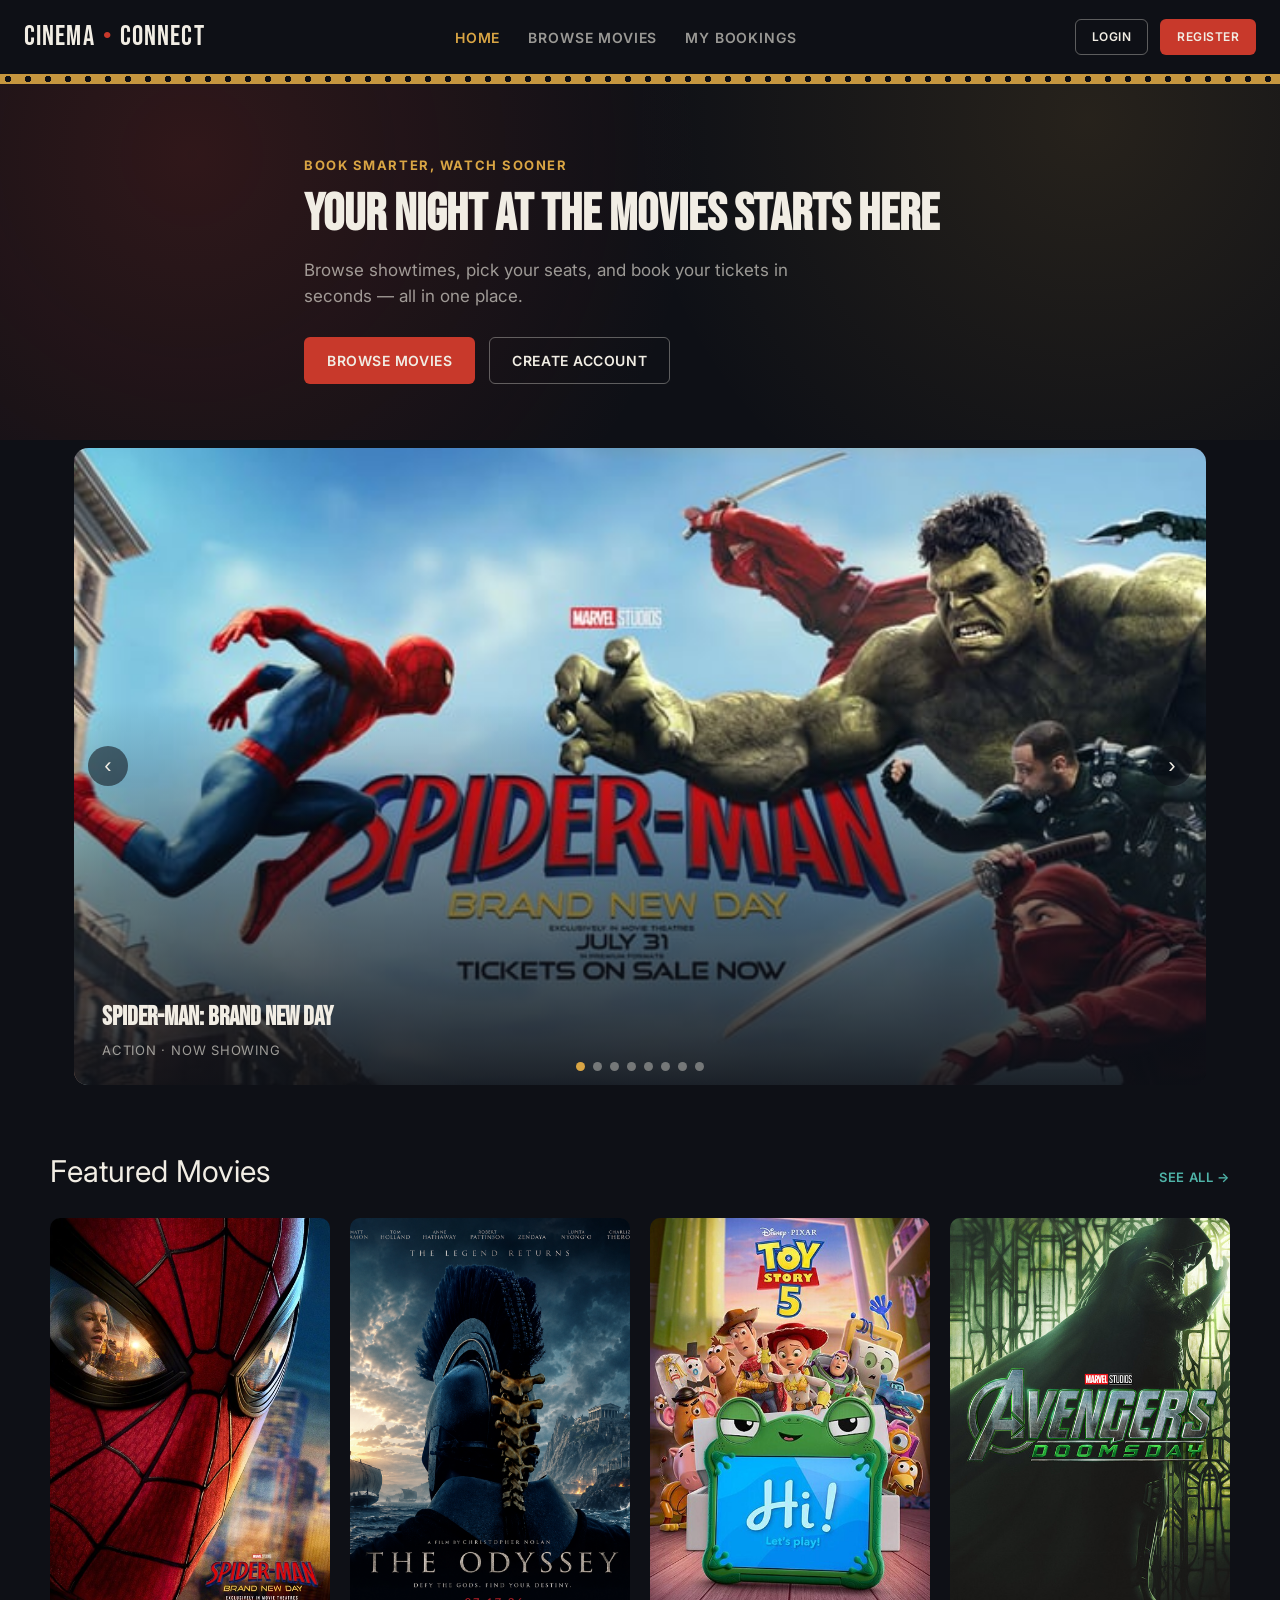
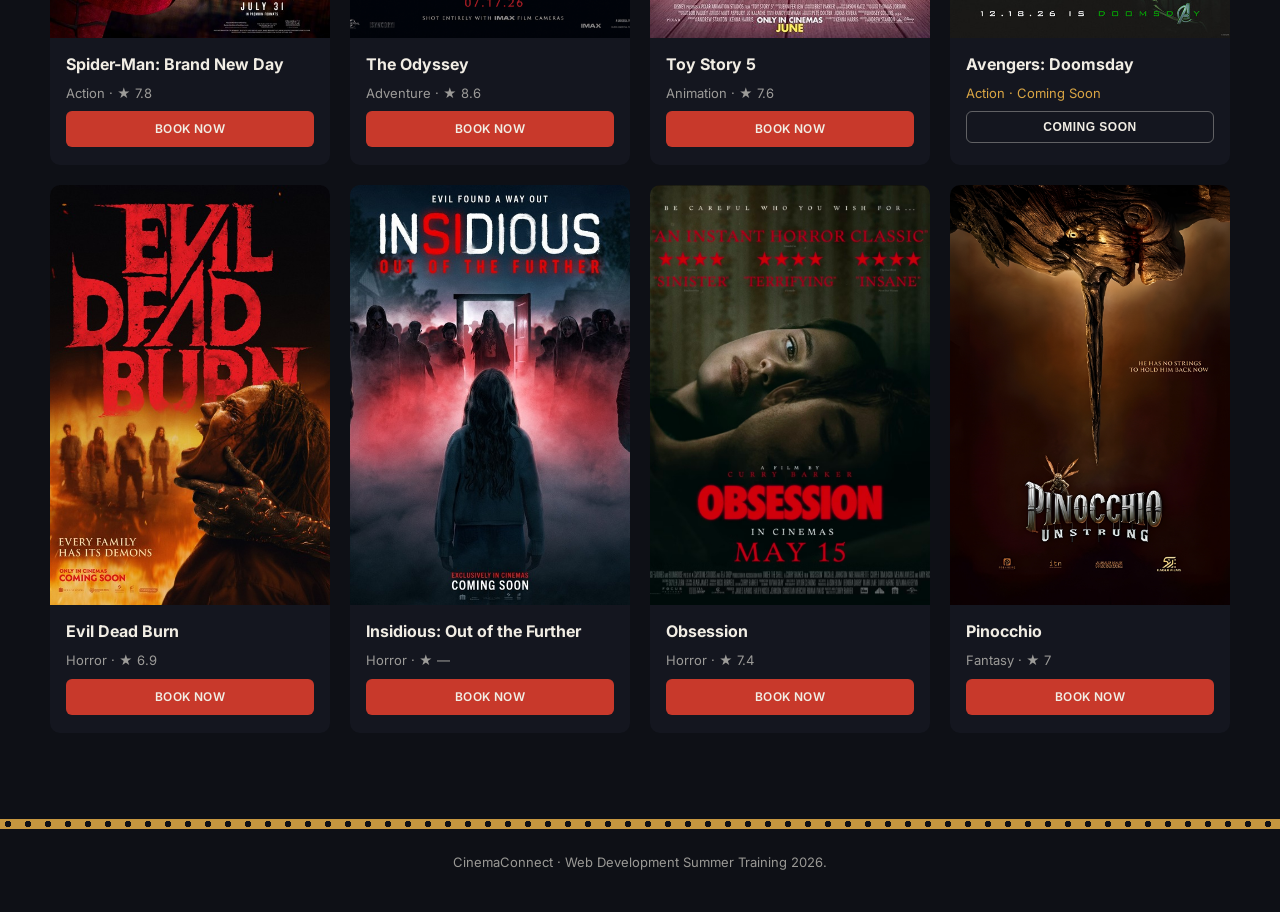
<file: index.html>
<!doctype html>
<html lang="en">
  <head>
    <meta charset="UTF-8" />
    <meta name="viewport" content="width=device-width, initial-scale=1.0" />
    <title>CinemaConnect · Home</title>
    <link rel="stylesheet" href="style.css" />
  </head>
  <body>
    <header class="site-header">
      <nav class="navbar">
        <a href="index.html" class="brand"
          >CINEMA<span class="dot">•</span>CONNECT</a
        >
        <button class="nav-toggle" id="navToggle" aria-label="Toggle menu">
          ☰
        </button>
        <ul class="nav-links" id="navLinks">
          <li><a href="index.html" data-page="home">Home</a></li>
          <li><a href="browse.html" data-page="browse">Browse Movies</a></li>
          <li><a href="bookings.html" data-page="bookings">My Bookings</a></li>
          <li>
            <a
              href="admin.html"
              data-page="admin"
              id="adminNavLink"
              class="hidden"
              >Admin</a
            >
          </li>
        </ul>
        <div class="nav-cta" id="navCta"></div>
      </nav>
      <div class="filmstrip-rule"></div>
    </header>

    <main>
      <section class="hero">
        <div class="container hero-inner">
          <p class="eyebrow">Book Smarter, Watch Sooner</p>
          <h1>Your Night at the Movies Starts Here</h1>
          <p class="hero-sub">
            Browse showtimes, pick your seats, and book your tickets in seconds
            — all in one place.
          </p>
          <div class="hero-actions">
            <a class="btn btn-primary" href="browse.html">Browse Movies</a>
            <a
              class="btn btn-outline"
              id="heroCreateAccount"
              href="register.html"
            >
              Create Account
            </a>
          </div>
        </div>
      </section>

      <!-- el slider bta3 el sewar el js hwa ely bemlaha -->
      <section class="slider-section container">
        <div class="slider" id="heroSlider">
          <div class="slider-track" id="sliderTrack"></div>
          <button
            class="slider-arrow prev"
            id="sliderPrev"
            aria-label="Previous slide"
          >
            ‹
          </button>
          <button
            class="slider-arrow next"
            id="sliderNext"
            aria-label="Next slide"
          >
            ›
          </button>
          <div class="slider-dots" id="sliderDots"></div>
        </div>
      </section>

      <!-- el grid bta3 el movies el js hwa ely hemlaha -->
      <section class="container section">
        <div class="section-head">
          <div class="section-title">Featured Movies</div>
          <a href="browse.html" class="see-all">See all →</a>
        </div>
        <div class="movie-grid" id="featuredMovies"></div>
      </section>
    </main>

    <footer class="site-footer">
      <div class="filmstrip-rule flip"></div>
      <div class="container">
        CinemaConnect · Web Development Summer Training 2026.
      </div>
    </footer>

    <script src="js/data.js"></script>
    <script src="js/nav.js"></script>
    <script src="js/home.js"></script>
    <script>
      ccRenderNav('home');
    </script>
  </body>
</html>
</file>
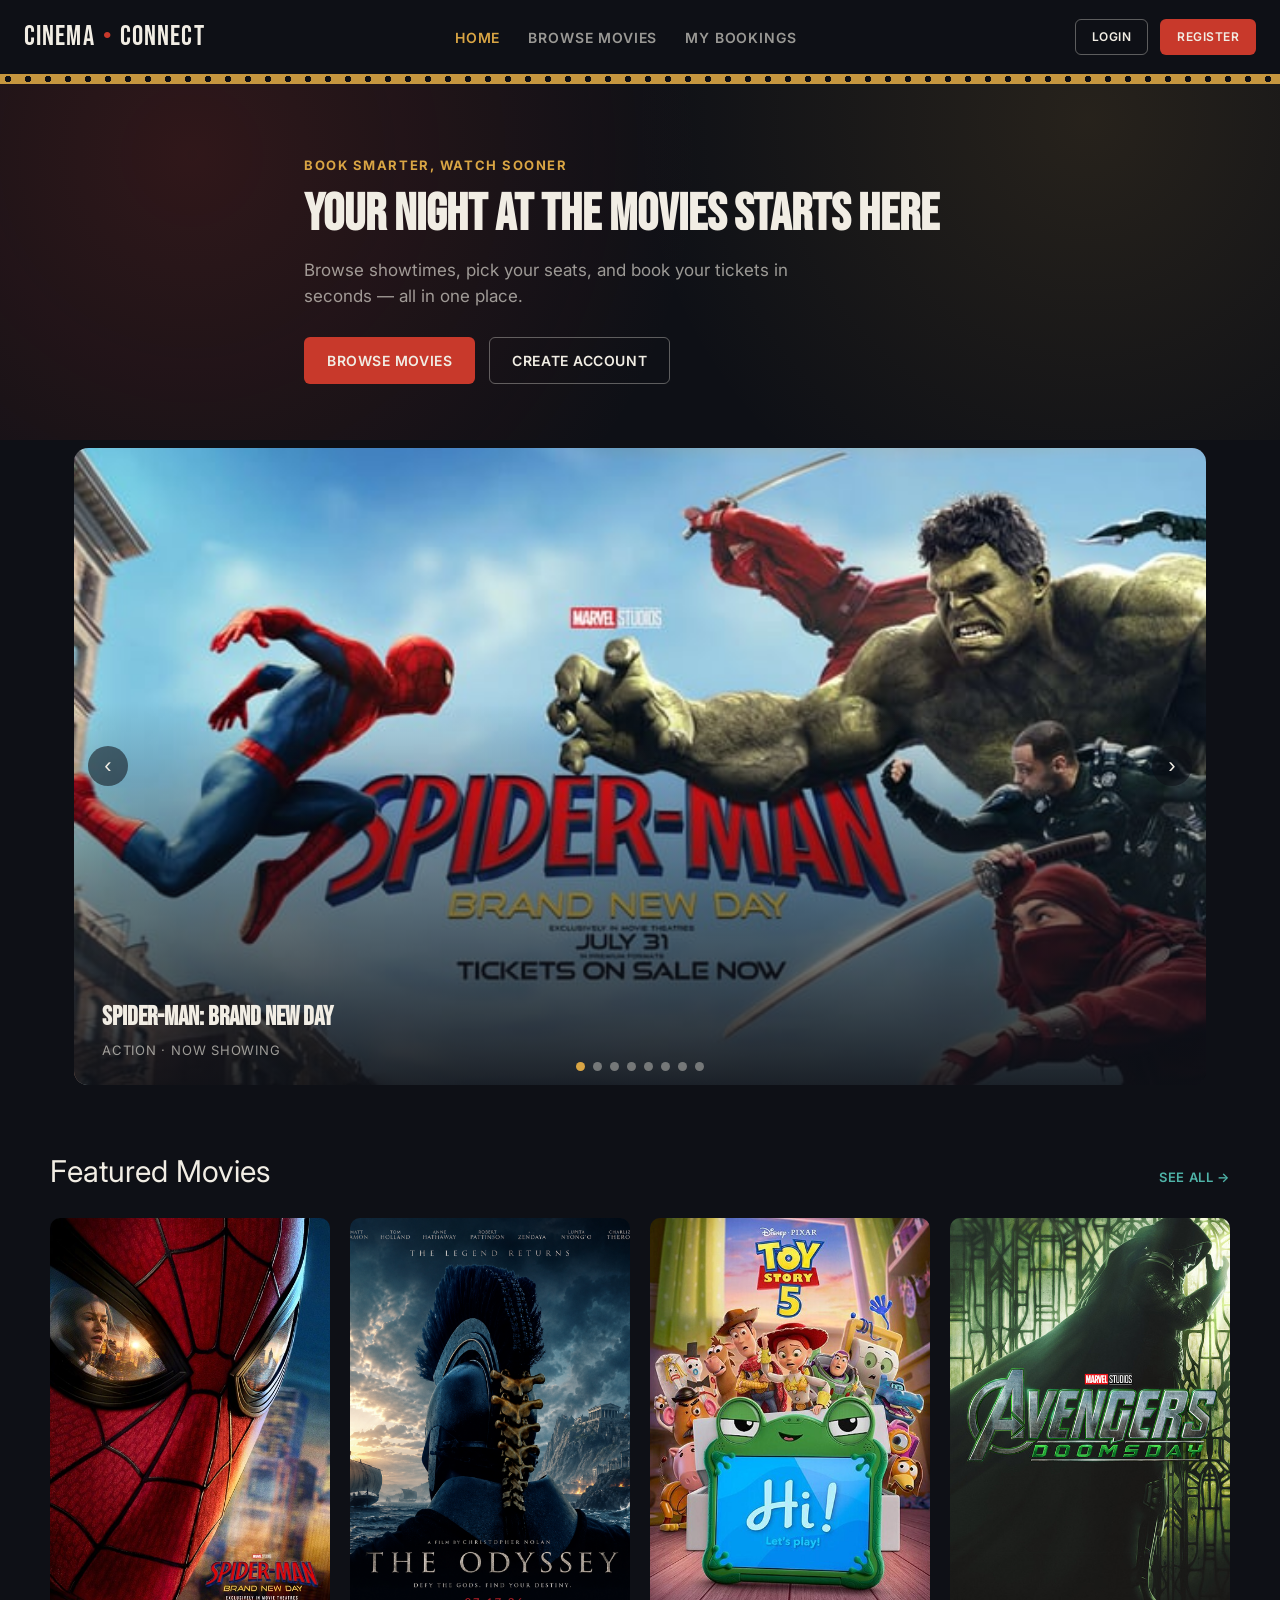
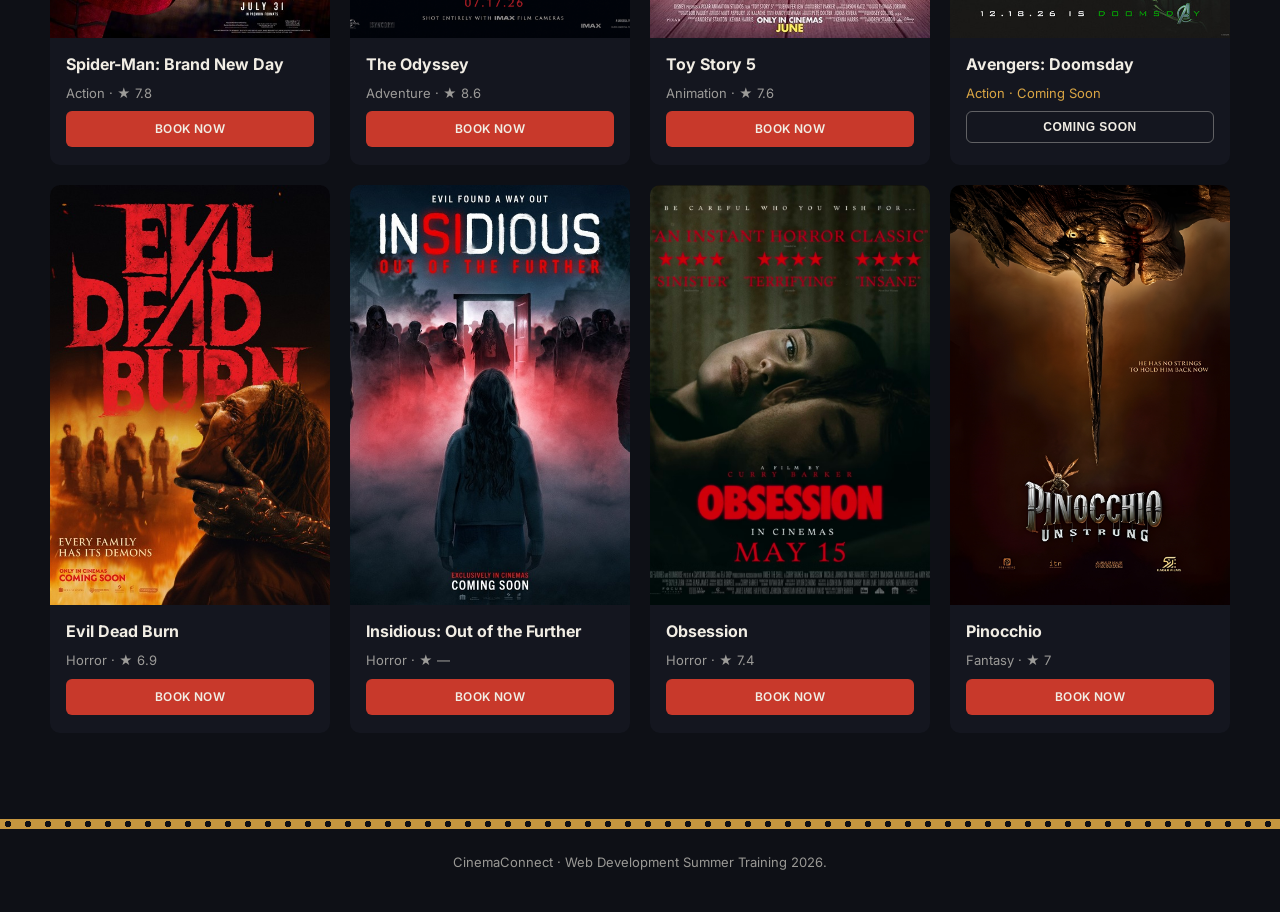
<file: admin.html>
<!DOCTYPE html>
<html lang="en">
<head>
    <meta charset="UTF-8">
    <meta name="viewport" content="width=device-width, initial-scale=1.0">
    <title>CinemaConnect · Admin Panel</title>
    <link rel="stylesheet" href="style.css" />
    <style>
      :root {
        --panel:#1A1D29;
        --panel-line:rgba(241,237,228,0.10);
        --radius: 10px;
        --radius-sm: 6px;
        --f-mono: 'JetBrains Mono', 'Courier New', monospace;
        --marquee-2:  #E2503F;
      }
      
      .toolbar { 
        display:flex; 
        justify-content:space-between; 
        align-items:center; 
        margin-bottom: 20px; 
        gap: 12px; 
        flex-wrap:wrap; 
      }

      .section-title small { 
        display:block; 
        font-family: var(--f-mono); 
        font-size: 12px; 
        color: var(--gold); 
        text-transform: uppercase; 
        letter-spacing: .1em; 
        margin-bottom: 4px; 
      }

      .table-style { 
        overflow-x:auto; 
        border: 1px solid var(--panel-line); 
        border-radius: var(--radius);
      }

      table { 
        width:100%; 
        border-collapse: collapse; 
        font-size: 14px; 
      }
      th, td { 
        padding: 12px 14px; 
        text-align:left; 
        border-bottom: 1px solid var(--panel-line); 
        white-space:nowrap; 
      }
      th { 
        font-family: var(--f-mono); 
        font-size: 11px; 
        text-transform:uppercase; 
        letter-spacing:.06em; 
        color: var(--paper-dim); 
        background: var(--ink-2); 
      }
      tr:last-child td { 
        border-bottom:none; 
      }
      
      .modal-backdrop {
        position:fixed; 
        inset:0; 
        background: rgba(14,16,22,.72); 
        z-index:100;
        display:none; 
        align-items:center; 
        justify-content:center; 
        padding: 20px;
      }

      .modal-backdrop.open { 
        display:flex; 
      }

      .modal {
        background: var(--panel); 
        border: 1px solid var(--panel-line); 
        border-radius: var(--radius);
        width: 100%;
        max-width: 520px; 
        max-height: 88vh; 
        overflow-y:auto; 
        padding: 28px;
      }

      .modal h3 { 
        font-size: 24px; 
        margin-bottom: 18px;
      }

      .modal-close { 
        float:right; 
        background:none; 
        border:none; 
        color: var(--paper-dim); 
        font-size: 20px; 
        cursor:pointer;
      }

      .grid-2 { 
        display:grid; 
        grid-template-columns: 1fr 1fr; 
        gap: 14px;
      }
      @media (max-width:480px){ .grid-2{ grid-template-columns: 1fr; } }

      .btn-block { 
        width: 100%; 
      }

      .btn-ghost { 
        background: transparent; 
        color: var(--paper); 
        border-color: var(--panel-line); 
      }

      .btn-ghost:hover { 
        border-color: var(--gold); 
        color: var(--gold); 
      }

      .btn-danger { 
        background: transparent; 
        color: var(--marquee-2); 
        border-color: var(--marquee-2); 
      }
      
      .btn-danger:hover { 
        background: var(--marquee); 
        color: var(--paper); 
      }

      .rating-stars { 
        color: var(--gold); 
        font-family: var(--f-mono); 
        font-size: 14px; 
      }

      .tag-empty { 
        text-align:center;
        padding: 40px 0; 
        color: var(--paper-dim); 
      }

      .form-group { 
        margin-bottom: 18px; 
        display:flex; 
        flex-direction:column; 
        gap: 6px; 
      }

      .form-group label { 
        font-size: 13px; 
        font-weight:600; 
        color: var(--paper); 
      }

      input, select, textarea {
        background: var(--ink-2); 
        border: 1px solid var(--panel-line); 
        color: var(--paper);
        padding: 10px 12px; 
        border-radius: var(--radius-sm); 
        font-family: var(--f-body); 
        font-size: 14px;
      } 

      input::placeholder { 
        color: rgba(241,237,228,0.35); 
      }

      input:focus, select:focus, textarea:focus { 
        border-color: var(--gold); 
      }
      
    </style>
</head>
<body>
    <header class="site-header">
      <nav class="navbar">
        <a href="index.html" class="brand"
          >CINEMA<span class="dot">•</span>CONNECT</a
        >
        <button class="nav-toggle" id="navToggle" aria-label="Toggle menu">
          ☰
        </button>
        <ul class="nav-links" id="navLinks">
          <li><a href="index.html" data-page="home">Home</a></li>
          <li><a href="browse.html" data-page="browse">Browse Movies</a></li>
          <li><a href="bookings.html" data-page="bookings">My Bookings</a></li>
          <li>
            <a
              href="admin.html"
              data-page="admin"
              id="adminNavLink"
              class="hidden"
              >Admin</a
            >
          </li>
        </ul>
        <div class="nav-cta" id="navCta"></div>
      </nav>
      <div class="filmstrip-rule"></div>
    </header>

    <main class="container section">
      
      <!-- el toolbar ely fo2 el table -->
      <div class="toolbar">
        <div class="section-title">
          <small> Manage Content </small>
          Admin Panel
        </div>
        <button class="btn btn-primary" id="AddMovieBtn">
          + Add Movie
        </button>
      </div>

      <!-- el table -->
      <div class="table-style">
        <table>
          <thead>
            <tr>
              <th>Title</th>
              <th>Genre</th>
              <th>Release Date</th>
              <th>Rating</th>
              <th>Showtimes</th>
              <th>Actions</th>
            </tr>
          </thead>
          <tbody id="TableBody"> </tbody>
        </table>
      </div>
    </main>

    <!-- el edit w add modal -->
    <div class="modal-backdrop" id="movieModal">
      <div class="modal">
        <button class="modal-close" id="modalCloseBtn">&times;</button>
        <h3 id="modalTitle">Add Movie</h3>
        <form id="movieForm">
          <div class="grid-2">
            <div class="form-group">
              <label>Title</label><input type="text" name="title" required />
            </div>
            <!--<div class="form-group">
              <label>Genre</label><input type="text" name="genre" required />
            </div> -->

            <div class="form-group">
              <label>Genre</label>
              <select name="genre" required>
                <option value="">Select a genre</option>
                <option value="Action">Action</option>
                <option value="Adventure">Adventure</option>
                <option value="Comedy">Comedy</option>
                <option value="Drama">Drama</option>
                <option value="Fantasy">Fantasy</option>
                <option value="Horror">Horror</option>
                <option value="Mystery">Mystery</option>
                <option value="Romance">Romance</option>
                <option value="Thriller">Thriller</option>
              </select>
            </div>
          </div>

          <div class="grid-2">
            <div class="form-group">
              <label>Rating (0–10)</label><input type="number" name="rating" min="0" max="10" step="0.1" />
            </div>
            <div class="form-group">
              <label>Duration</label><input type="number" name="duration" min="1" placeholder="100" required />
            </div>
          </div>

          <div class="grid-2">
            <div class="form-group">
              <label>Price</label><input type="number" name="price" min="1" required />
            </div>
            <div class="form-group">
              <label>Release Date</label><input type="date" name="releaseDate" placeholder="2026-07-10" required />
            </div>
          </div>


          <div class="form-group">
            <label>Description</label><textarea name="description" rows="3" required></textarea>
          </div>
          <div class="form-group">
            <label>Showtimes (comma-separated)</label><input type="text" name="showtimes" placeholder="13:00, 19:30, 23:00" required />
          </div>
          <div class="form-group">
            <label>Poster Image Path (optional)</label><input type="text" name="poster" placeholder="images/posters/evil-dead-burn.jpg" />
          </div>
          <div class="form-group">
            <label>Banner Image Path (optional)</label><input type="text" name="banner" placeholder="images/banners/evil-dead-burn-banner.jpg" />
          </div>


          <button class="btn btn-primary btn-block">Save Movie</button>


        </form>
      </div>
    </div>

    <footer class="site-footer">
      <div class="filmstrip-rule flip"></div>
      <div class="container">
        CinemaConnect · Web Development Summer Training 2026.
      </div>
    </footer>

    <script src="js/data.js"></script>
    <script src="js/nav.js"></script>
    <script src="js/admin.js"></script>
    <script>
        ccRenderNav('admin');
        ccInitAdmin();
    </script>
</body>
</html>
</file>
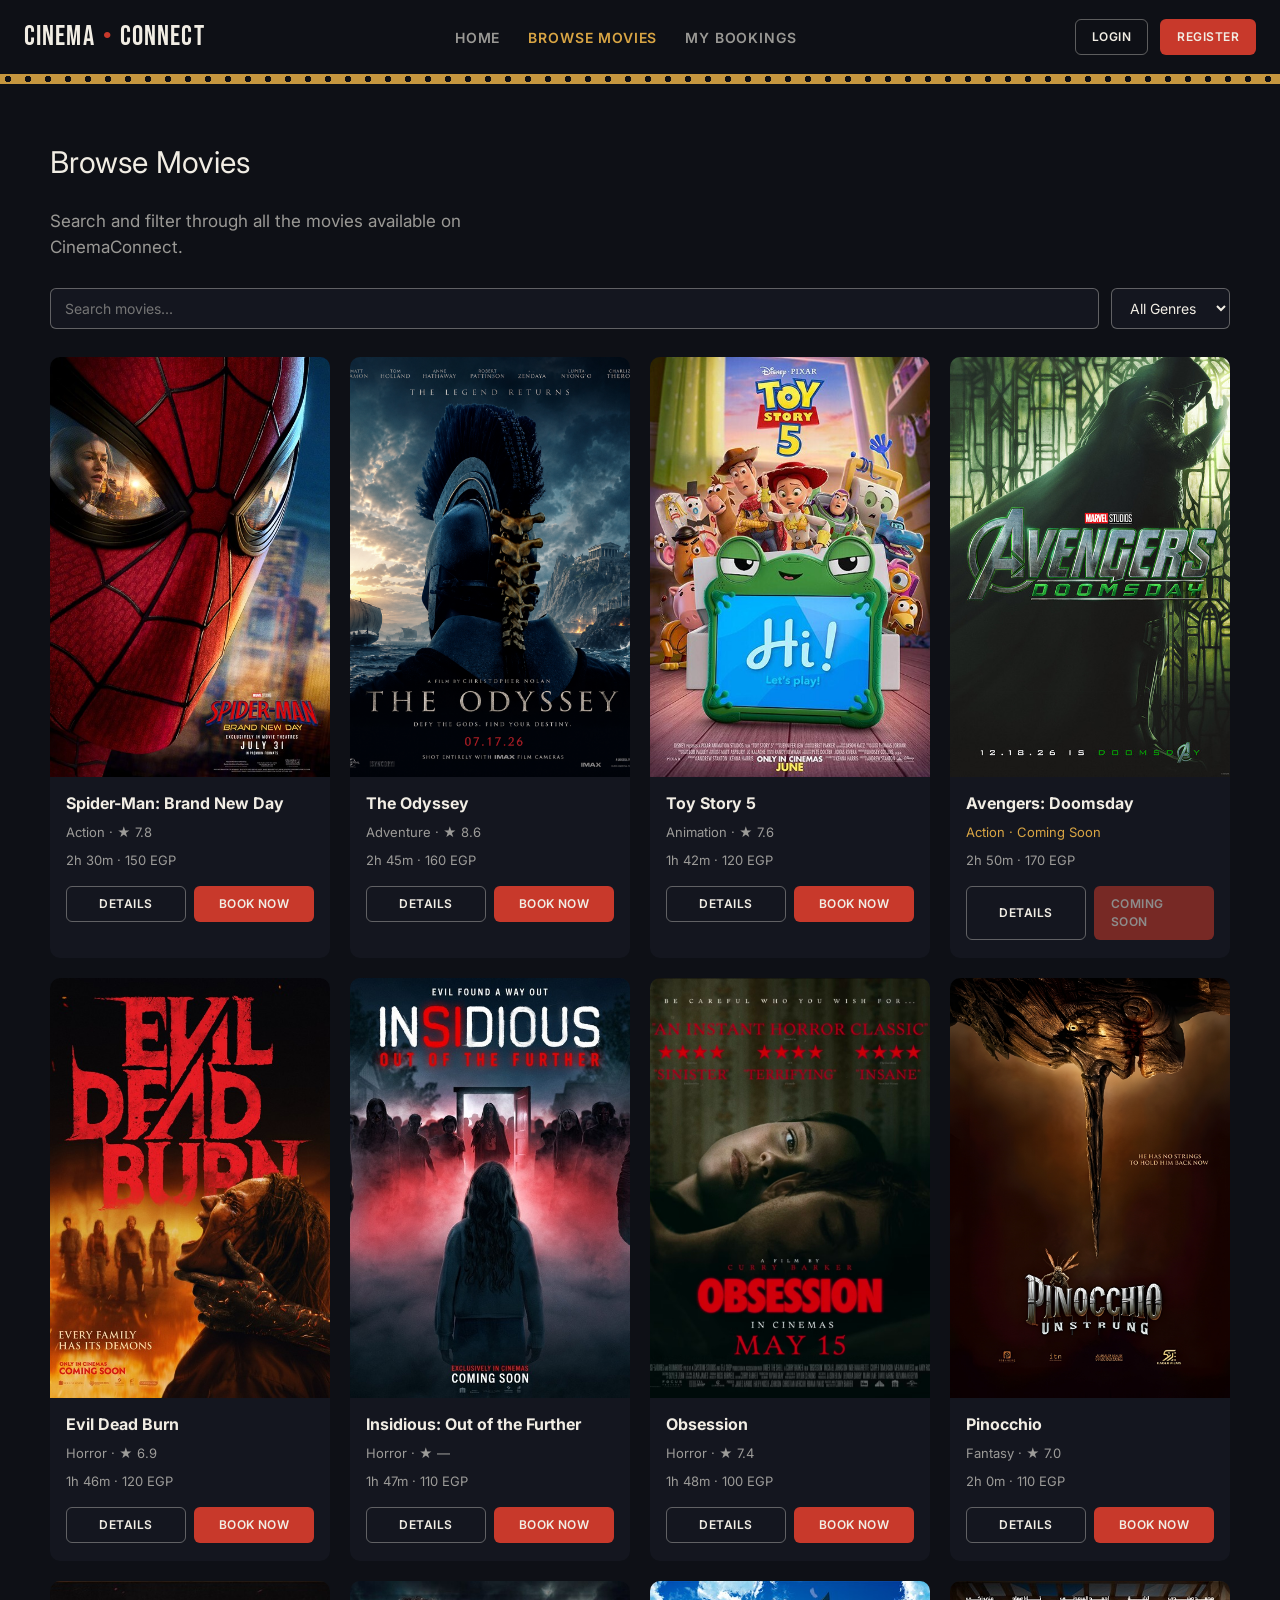
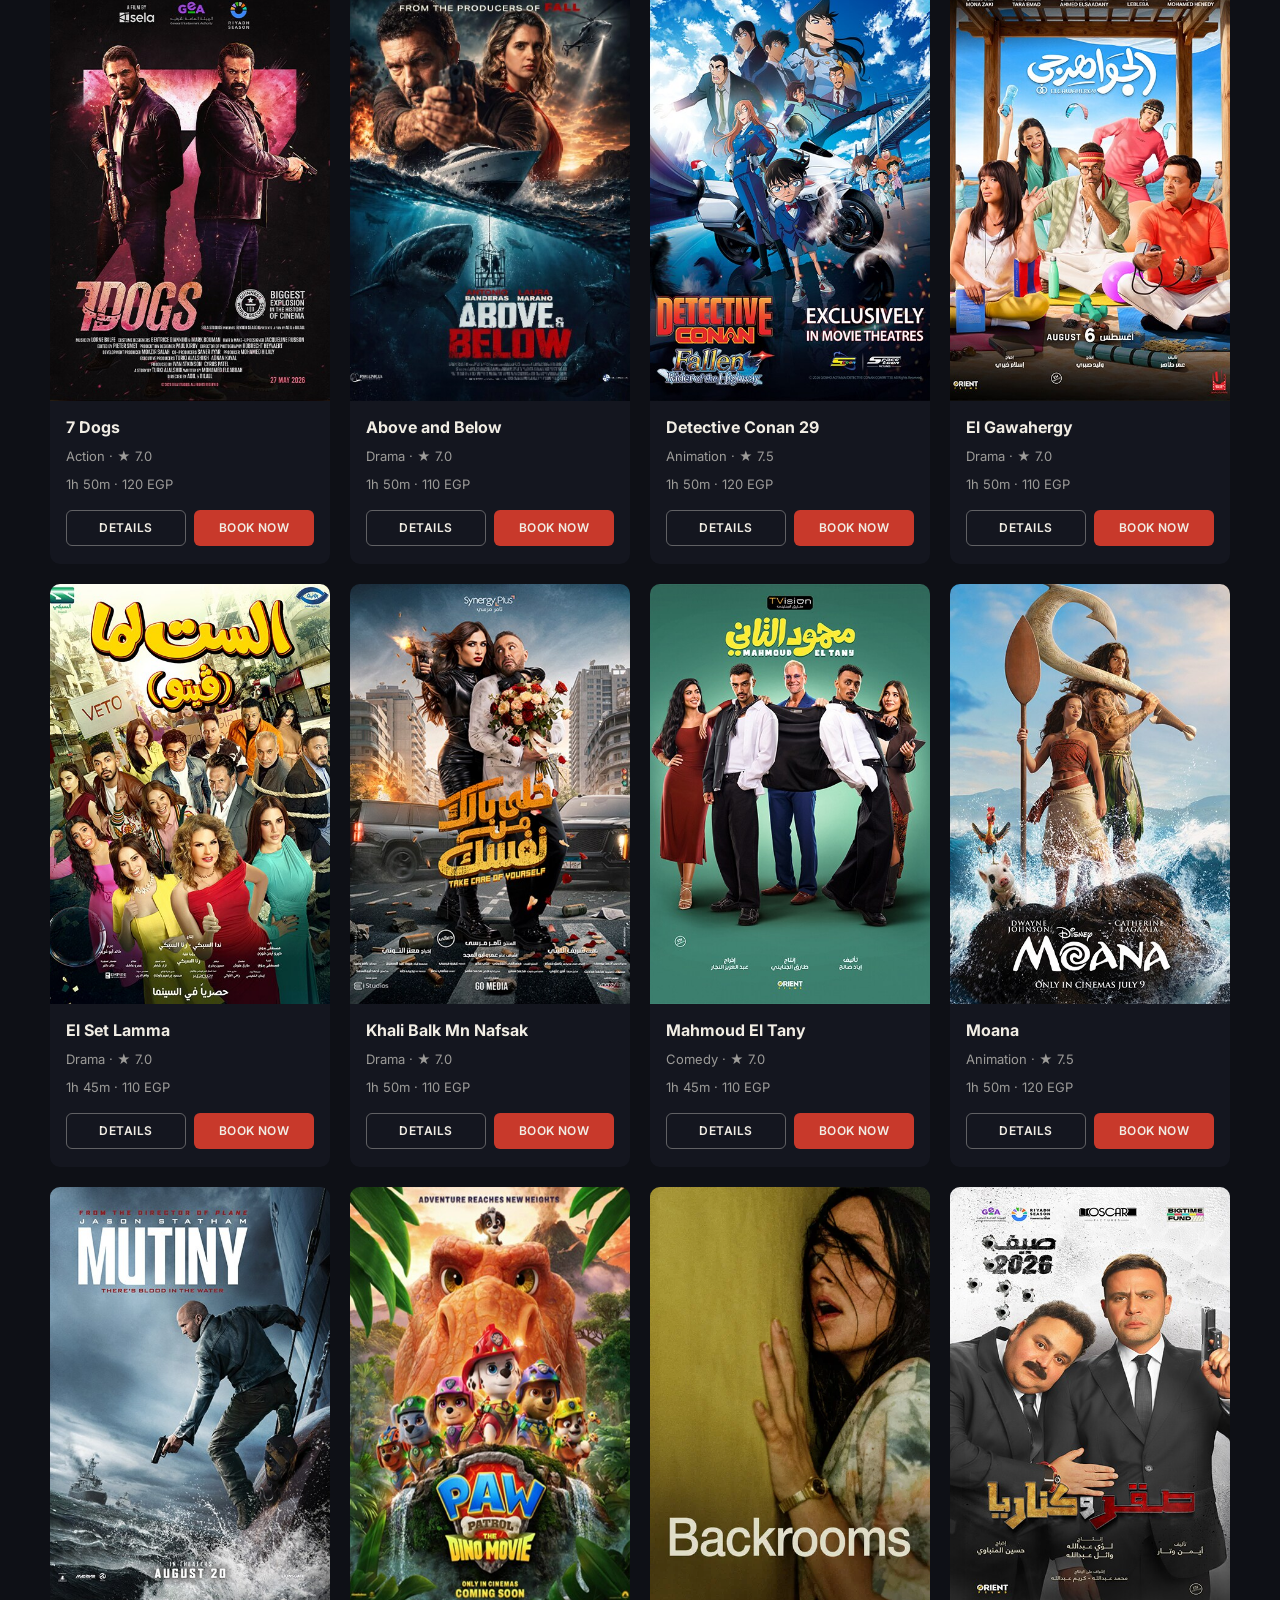
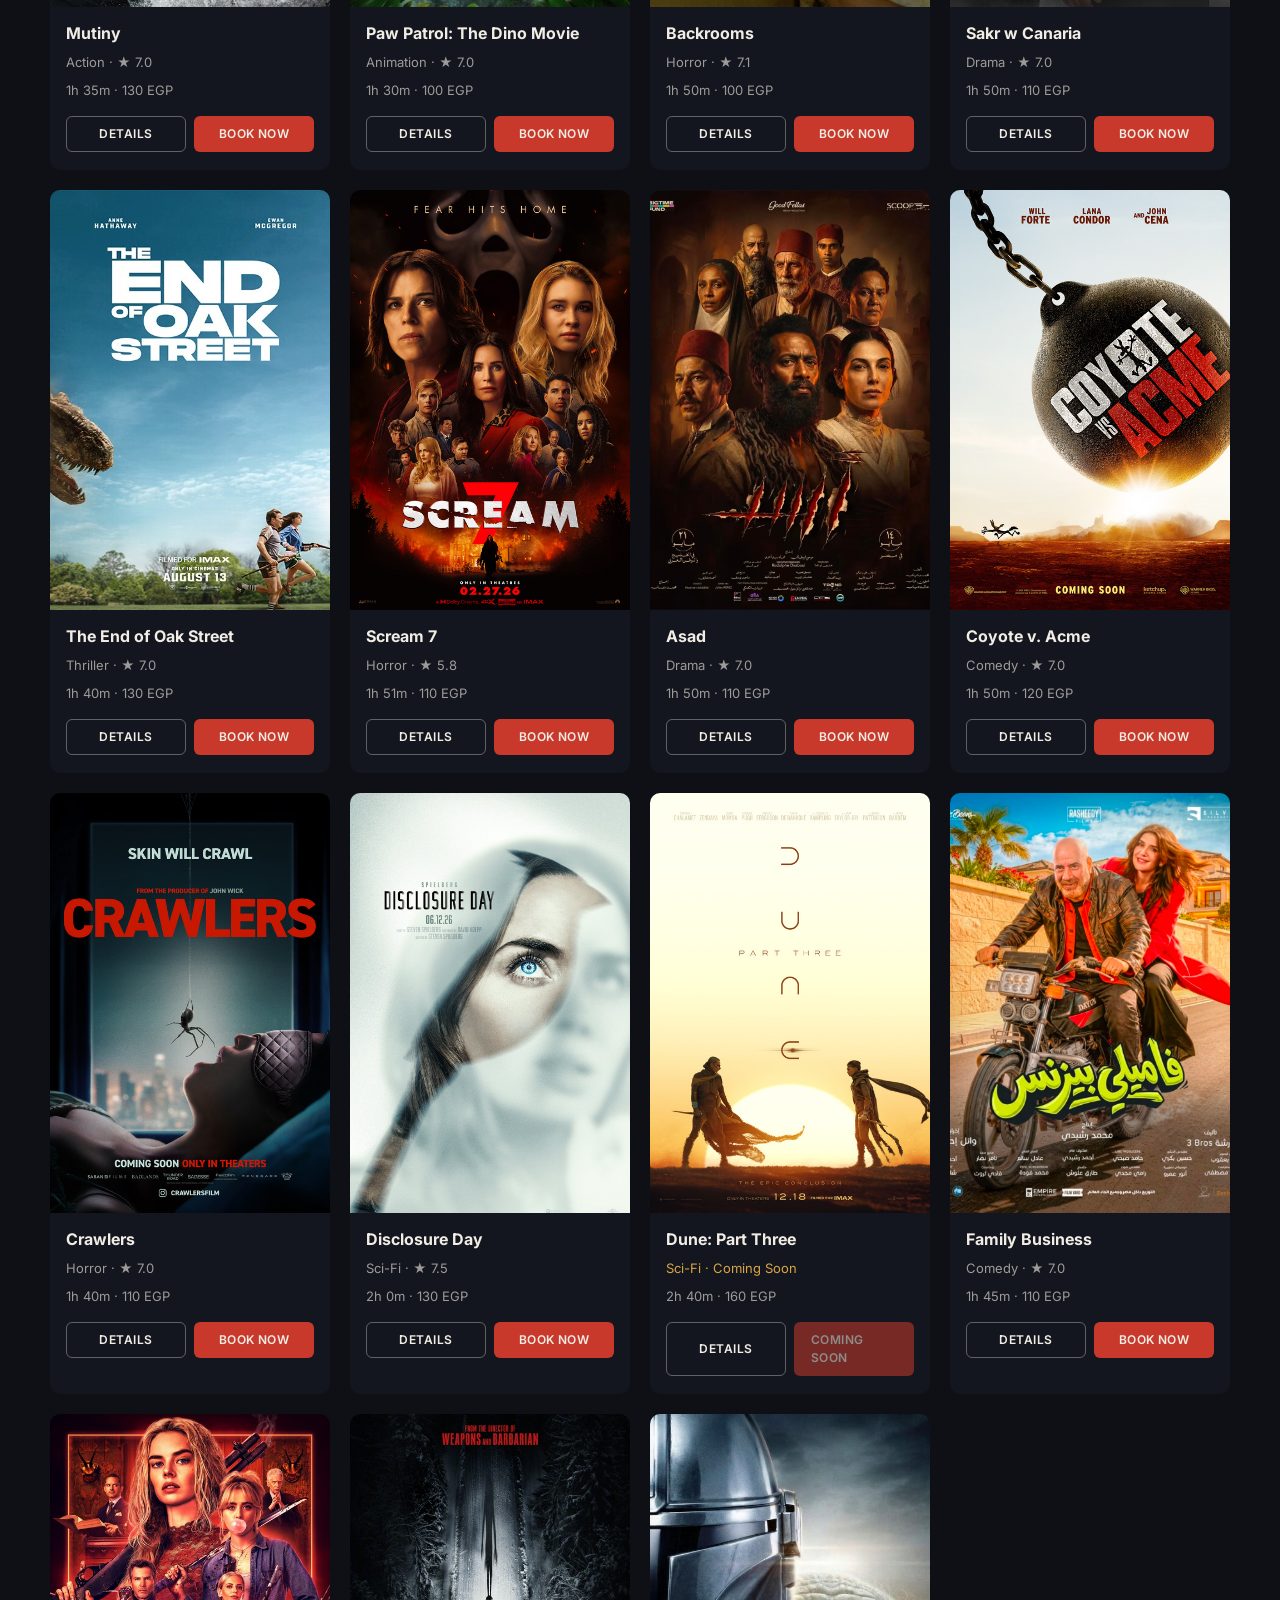
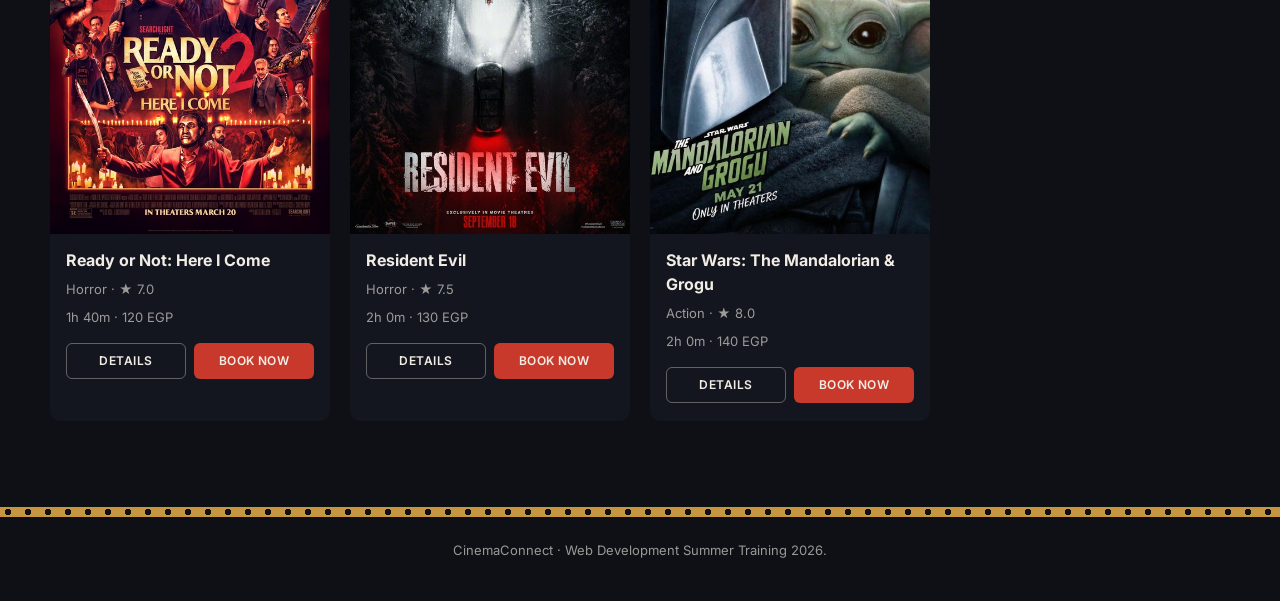
<file: browse.html>
<!doctype html>
<html lang="en">
  <head>
    <meta charset="UTF-8" />
    <meta name="viewport" content="width=device-width, initial-scale=1.0" />
    <title>CinemaConnect · Browse Movies</title>
    <link rel="stylesheet" href="style.css" />
    <style>
      .bm-controls {
        display: flex;
        flex-wrap: wrap;
        gap: 12px;
        margin-bottom: 28px;
      }

      #searchInput,
      #genreFilter {
        padding: 10px 14px;
        font-size: 14px;
        border-radius: 6px;
        background: var(--ink-2);
        color: var(--paper);
        border: 1px solid rgba(241, 237, 228, 0.35);
        font-family: var(--f-body);
      }

      #searchInput:focus,
      #genreFilter:focus {
        outline: none;
        border-color: var(--gold);
      }

      #searchInput {
        flex: 1 1 250px;
      }

      #genreFilter {
        cursor: pointer;
      }

      .bm-card-actions {
        display: flex;
        gap: 8px;
        margin-top: 8px;
      }

      .bm-card-actions .btn {
        flex: 1;
      }

      .bm-no-results {
        grid-column: 1 / -1;
        text-align: center;
        padding: 40px 0;
        color: var(--paper-dim);
      }

      .btn.disabled {
        opacity: 0.55;
        cursor: not-allowed;
        pointer-events: none;
      }
    </style>
  </head>
  <body>
    <header class="site-header">
      <nav class="navbar">
        <a href="index.html" class="brand"
          >CINEMA<span class="dot">•</span>CONNECT</a
        >
        <button class="nav-toggle" id="navToggle" aria-label="Toggle menu">
          ☰
        </button>
        <ul class="nav-links" id="navLinks">
          <li><a href="index.html" data-page="home">Home</a></li>
          <li><a href="browse.html" data-page="browse">Browse Movies</a></li>
          <li><a href="bookings.html" data-page="bookings">My Bookings</a></li>
          <li>
            <a
              href="admin.html"
              data-page="admin"
              id="adminNavLink"
              class="hidden"
              >Admin</a
            >
          </li>
        </ul>
        <div class="nav-cta" id="navCta"></div>
      </nav>
      <div class="filmstrip-rule"></div>
    </header>

    <main>
      <section class="container section">
        <div class="section-head">
          <div class="section-title">Browse Movies</div>
        </div>
        <p class="hero-sub">
          Search and filter through all the movies available on CinemaConnect.
        </p>

        <div class="bm-controls">
          <input
            type="text"
            id="searchInput"
            placeholder="Search movies..."
            aria-label="Search movies by title"
          />
          <select id="genreFilter" aria-label="Filter movies by genre">
            <option value="all">All Genres</option>
          </select>
        </div>

        <div class="movie-grid" id="moviesGrid"></div>
      </section>
    </main>

    <footer class="site-footer">
      <div class="filmstrip-rule flip"></div>
      <div class="container">
        CinemaConnect · Web Development Summer Training 2026.
      </div>
    </footer>

    <script src="js/data.js"></script>
    <script src="js/nav.js"></script>
    <script src="js/browse.js"></script>
    <script>
      ccRenderNav('browse');
    </script>
  </body>
</html>
</file>
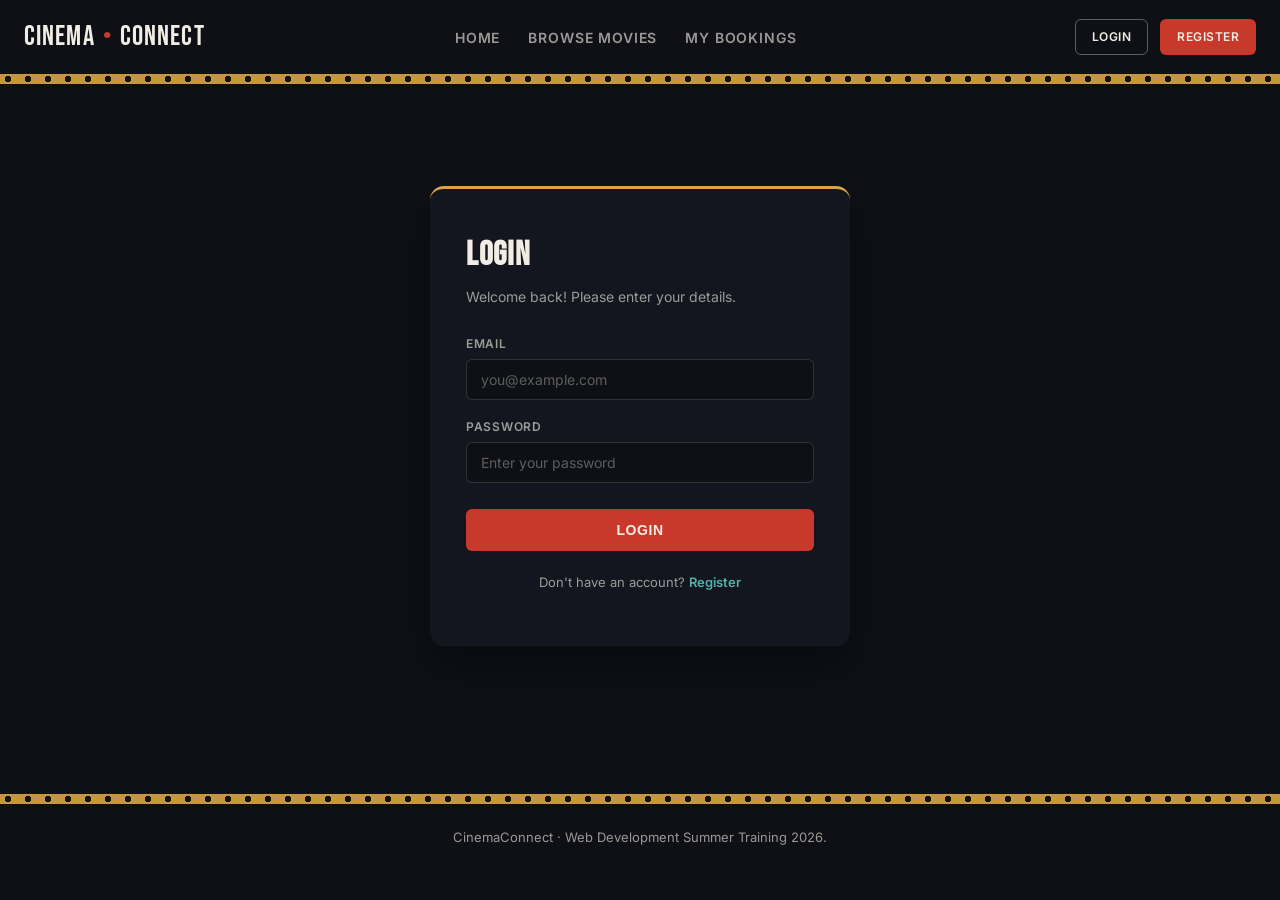
<file: login.html>
<!DOCTYPE html>
<html lang="en">
<head>
    <meta charset="UTF-8">
    <meta name="viewport" content="width=device-width, initial-scale=1.0">
    <title>CinemaConnect · Login</title>
    <link rel="stylesheet" href="style.css" />

    <!-- Internal CSS Styles khasah b-page el-Login bas -->
    <style>
      /* Section el-Auth: Beykhaly el-card f nss el-shasha bi flexbox */
      .auth-section {
        padding: 72px 0 88px;
        display: flex;
        justify-content: center;
        align-items: center;
        min-height: calc(100vh - 220px); 
      }

      /* Card el-Form: Khalfeya, border-radius, w el-khat el-dahaby el-fo'a */
      .auth-card {
        width: 100%;
        max-width: 420px;
        background: var(--ink-2);
        border-radius: 14px;
        border-top: 3px solid var(--gold);
        padding: 40px 36px;
        box-shadow: 0 20px 40px rgba(0, 0, 0, 0.35);
      }

      /* Title w Subtitle el-form */
      .auth-title {
        font-family: var(--f-display);
        font-size: 34px;
        letter-spacing: 0.02em;
        margin: 0 0 6px;
        color: var(--paper);
      }

      .auth-subtitle {
        color: var(--paper-dim);
        font-size: 14px;
        margin: 0 0 28px;
      }

      /* Layout el-inputs: Label w Input ta7t ba3d */
      .auth-form .form-group {
        margin-bottom: 18px;
        display: flex;
        flex-direction: column;
        gap: 6px;
      }

      /* Style el-Label */
      .auth-form label {
        font-size: 12px;
        font-weight: 600;
        text-transform: uppercase;
        letter-spacing: 0.06em;
        color: var(--paper-dim);
      }

      /* Style el-Input fields */
      .auth-form input {
        background: var(--ink);
        border: 1px solid rgba(241, 237, 228, 0.15);
        border-radius: 6px;
        padding: 11px 14px;
        color: var(--paper);
        font-family: var(--f-body);
        font-size: 14px;
        transition: border-color 0.15s ease, box-shadow 0.15s ease;
      }

      .auth-form input::placeholder {
        color: rgba(241, 237, 228, 0.35);
      }

      /* Lma el-user ydous 3ala el-input, beyzhar border dahaby glow */
      .auth-form input:focus {
        outline: none;
        border-color: var(--gold);
        box-shadow: 0 0 0 3px rgba(217, 165, 68, 0.15);
      }

      /* Style زرار Login */
      .auth-submit {
        width: 100%;
        margin-top: 8px;
      }

      /* Style el-button lma yeb'a Disabled f el-Loading */
      .auth-submit:disabled {
        opacity: 0.6;
        cursor: not-allowed;
        transform: none;
      }

      /* Box el-error (A7mar) beyzhar lma el-data tb'a ghalat */
      .form-error {
        background: rgba(200, 57, 43, 0.14);
        border: 1px solid rgba(200, 57, 43, 0.4);
        color: #ff9b8f;
        padding: 10px 14px;
        border-radius: 6px;
        font-size: 13px;
        margin-bottom: 18px;
      }

      /* Box el-success (Akhdar) beyzhar ba3d el-register */
      .form-success {
        background: rgba(79, 179, 168, 0.14);
        border: 1px solid rgba(79, 179, 168, 0.4);
        color: var(--teal);
        padding: 10px 14px;
        border-radius: 6px;
        font-size: 13px;
        margin-bottom: 18px;
      }

      /* Style el-link بتاع Register */
      .auth-switch {
        text-align: center;
        margin-top: 22px;
        font-size: 13px;
        color: var(--paper-dim);
      }

      .auth-switch a {
        font-weight: 600;
      }

      /* Responsive Media Query le el-Mobiles */
      @media (max-width: 480px) {
        .auth-card {
          padding: 32px 24px;
        }
      }
    </style>
</head>
<body>
    <header class="site-header">
      <nav class="navbar">
        <a href="index.html" class="brand">CINEMA<span class="dot">•</span>CONNECT</a>
        
        <button class="nav-toggle" id="navToggle" aria-label="Toggle menu">
          ☰
        </button>
        
        <!-- Links el-Navigation -->
        <ul class="nav-links" id="navLinks">
          <li><a href="index.html" data-page="home">Home</a></li>
          <li><a href="browse.html" data-page="browse">Browse Movies</a></li>
          <li><a href="bookings.html" data-page="bookings">My Bookings</a></li>
          <li>
            <a href="admin.html" data-page="admin" id="adminNavLink" class="hidden">Admin</a>
          </li>
        </ul>
        
        <!-- Container 3ashan el-JS y-zher feeh زرار Login/Logout -->
        <div class="nav-cta" id="navCta"></div>
      </nav>
      <div class="filmstrip-rule"></div>
    </header>

    <!-- Main Content Area -->
    <main>
      <section class="auth-section">
        <div class="auth-card">
          <h1 class="auth-title">Login</h1>
          <p class="auth-subtitle">Welcome back! Please enter your details.</p>
          <div id="loginSuccess" class="form-success hidden" role="status"></div>
          <div id="loginError" class="form-error hidden" role="alert"></div>
          <form id="loginForm" class="auth-form" novalidate>
            
            <!-- Input 1: Email -->
            <div class="form-group">
              <label for="loginEmail">Email</label>
              <input
                type="email"
                id="loginEmail"
                name="email"
                placeholder="you@example.com"
                autocomplete="email"
                required
              />
            </div>

            <!-- Input 2: Password -->
            <div class="form-group">
              <label for="loginPassword">Password</label>
              <input
                type="password"
                id="loginPassword"
                name="password"
                placeholder="Enter your password"
                autocomplete="current-password"
                required
              />
            </div>

            <!-- Submit Button -->
            <button type="submit" class="btn btn-primary auth-submit">
              Login
            </button>
          </form>
            
          <p class="auth-switch">
            Don't have an account? <a href="register.html">Register</a>
          </p>
        </div>
      </section>
    </main>

    <!-- Site Footer -->
    <footer class="site-footer">
      <div class="filmstrip-rule flip"></div>
      <div class="container">
        CinemaConnect · Web Development Summer Training 2026.
      </div>
    </footer>
    <script src="js/data.js"></script>
    <script src="js/nav.js"></script>   
    <script src="js/auth.js"></script> 
    
    <script>
        ccRenderNav('login');
    </script>
</body>
</html>
</file>
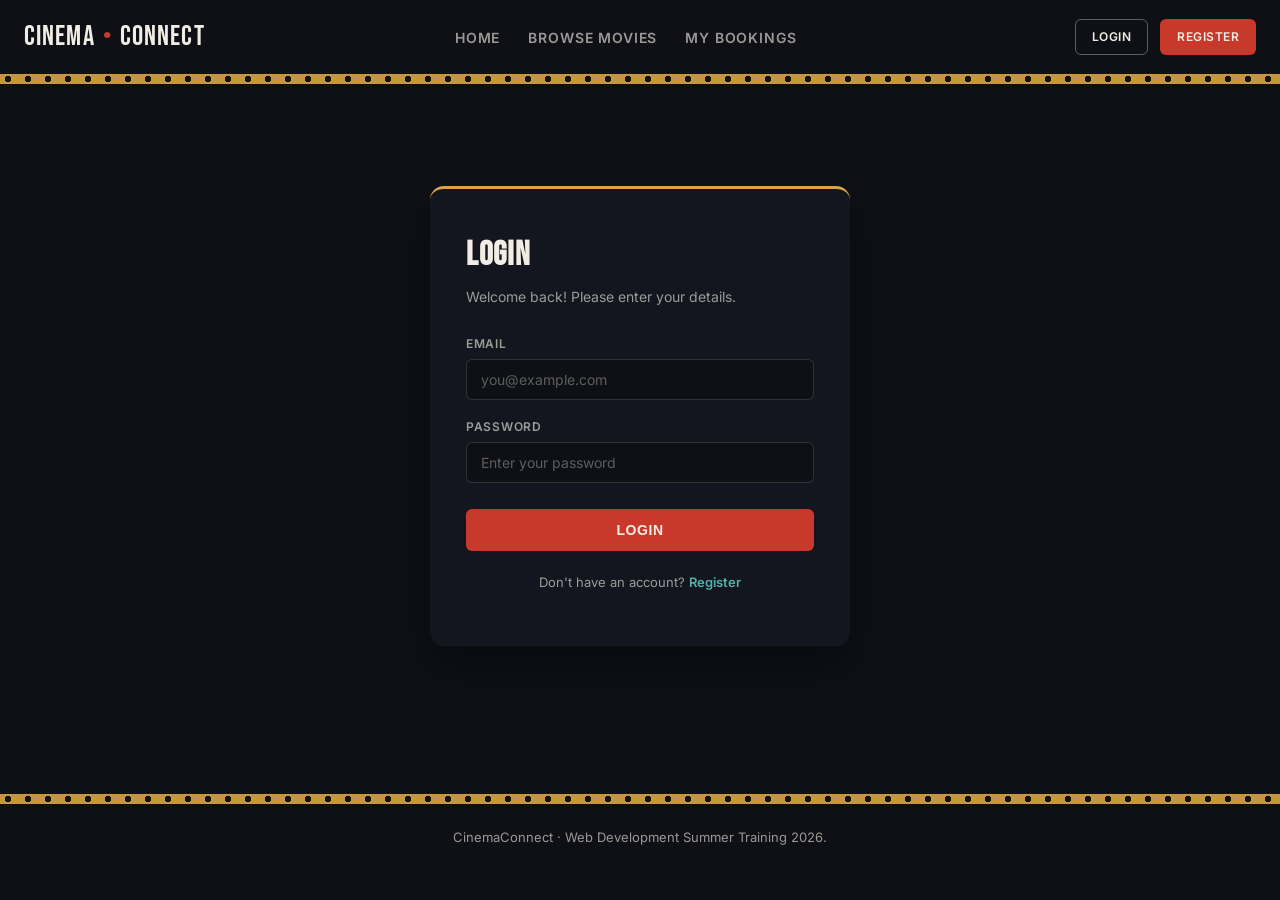
<file: profile.html>
<!doctype html>
<html lang="en">
  <head>
    <meta charset="UTF-8" /> <!--byzbt el heroof w motnska ma ay device-->
    <meta name="viewport" content="width=device-width, initial-scale=1.0" />
    <title>CinemaConnect · Profile</title>
    <link rel="stylesheet" href="style.css" />
    <style>
      .hidden {
        display: none !important;
      }
      .profile-actions {
        margin-top: 15px;
        display: flex;
        gap: 10px;
        flex-wrap: wrap;
      }
      .form-actions {
        display: flex;
        gap: 12px;
        align-items: center;
        margin-top: 15px;
      }
      .profile-view-details p {
        margin: 12px 0;
        font-size: 15px;
        color: var(--paper-dim);
      }
      .profile-view-details strong {
        color: var(--paper);
      }
    </style>
  </head>
  <body>
    <header class="site-header">
      <nav class="navbar">
        <a href="index.html" class="brand">CINEMA<span class="dot">•</span>CONNECT</a> <!--lama ndoos ala el logo nerga3 llhome-->
        <button class="nav-toggle" id="navToggle" aria-label="Toggle menu">☰</button>
        <ul class="nav-links" id="navLinks">
          <li><a href="index.html" data-page="home">Home</a></li>
          <li><a href="browse.html" data-page="browse">Browse Movies</a></li>
          <li><a href="bookings.html" data-page="bookings">My Bookings</a></li>
          <li>
            <a href="admin.html" data-page="admin" id="adminNavLink" class="hidden">Admin</a>
          </li>
        </ul>
        <div class="nav-cta" id="navCta"></div>
      </nav>
      <div class="filmstrip-rule"></div>
    </header>

    <main>
      <section class="profile-page container">
        <div class="profile-heading">
          <p class="eyebrow">Your CinemaConnect account</p>
          <h1>Profile</h1>
          <p class="profile-intro">
            Keep your details current so your next movie night starts smoothly.
          </p>
        </div>

        <div class="profile-layout">
          <!-- kol haga llprofile -->
          <aside class="profile-summary">
            <div class="profile-avatar" id="profileAvatar" aria-hidden="true"></div>
            <p class="profile-summary-label">Signed in as</p>
            <h2 id="profileSummaryName"></h2>
            <p id="profileSummaryEmail"></p>
            <span class="profile-role" id="profileRole"></span>

            <div class="profile-actions">
              <a href="bookings.html" class="btn btn-outline btn-sm">My Bookings</a>
              <button id="editProfileBtn" class="btn btn-outline btn-sm" type="button">Edit Profile</button>
            </div>
          </aside>

          <!-- el box bta3 overview -->
          <section class="profile-panel" aria-labelledby="detailsTitle">
            <div class="section-head">
              <div>
                <p class="eyebrow">Account details</p>
                <h2 id="detailsTitle">Account Overview</h2>
              </div>
            </div>

            <!--el haga tmm wla la-->
            <p class="form-message" id="profileMessage" role="status" aria-live="polite"></p>

            <!-- ProfileView Details -->
            <div id="profileView" class="profile-view-details">
              <p><strong>Full Name:</strong> <span id="viewName"></span></p>
              <p><strong>Email Address:</strong> <span id="viewEmail"></span></p>
            </div>

            <!-- Profile Form -->
            <form id="profileForm" class="hidden" novalidate>
              <div class="form-field">
                <label for="profileName">Full name</label>
                <input id="profileName" name="name" type="text" autocomplete="name" />
              </div>
              <div class="form-field">
                <label for="profileEmail">Email address</label>
                <input id="profileEmail" name="email" type="email" autocomplete="email" />
              </div>
              
              <div class="form-actions">
                <button class="btn btn-primary" type="submit">Save changes</button>
                <button id="cancelEditBtn" class="btn btn-outline" type="button">Cancel</button>
              </div>
            </form>
          </section>
        </div>
      </section>
    </main>

    <footer class="site-footer">
      <div class="filmstrip-rule flip"></div>
      <div class="container">
        CinemaConnect · Web Development Summer Training 2026.
      </div>
    </footer>

    <script src="js/data.js"></script>
    <script src="js/nav.js"></script>
    <script src="js/profile.js"></script>
    <script>
      ccRenderNav('profile');
    </script>
  </body>
</html>
</file>
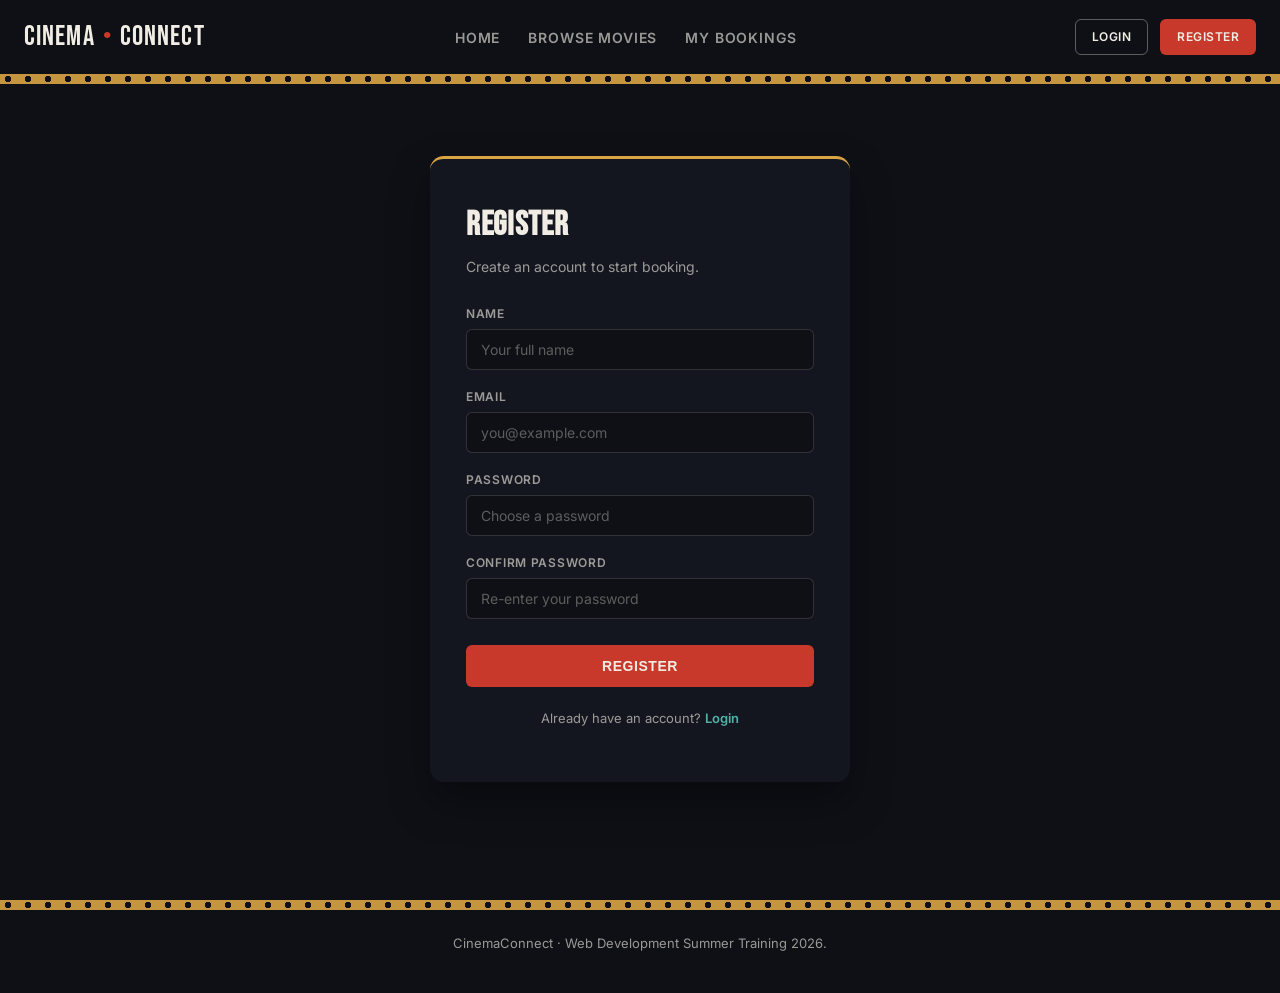
<file: register.html>
<!DOCTYPE html>
<html lang="en">
<head>
    <meta charset="UTF-8">
    <meta name="viewport" content="width=device-width, initial-scale=1.0">
    <title>CinemaConnect · Register</title>
    <link rel="stylesheet" href="style.css" />
    <style>
      .auth-section {
        padding: 72px 0 88px;
        display: flex;
        justify-content: center;
        align-items: center;
        min-height: calc(100vh - 220px);
      }

      .auth-card {
        width: 100%;
        max-width: 420px;
        background: var(--ink-2);
        border-radius: 14px;
        border-top: 3px solid var(--gold);
        padding: 40px 36px;
        box-shadow: 0 20px 40px rgba(0, 0, 0, 0.35);
      }

      .auth-title {
        font-family: var(--f-display);
        font-size: 34px;
        letter-spacing: 0.02em;
        margin: 0 0 6px;
        color: var(--paper);
      }

      .auth-subtitle {
        color: var(--paper-dim);
        font-size: 14px;
        margin: 0 0 28px;
      }

      .auth-form .form-group {
        margin-bottom: 18px;
        display: flex;
        flex-direction: column;
        gap: 6px;
      }

      .auth-form label {
        font-size: 12px;
        font-weight: 600;
        text-transform: uppercase;
        letter-spacing: 0.06em;
        color: var(--paper-dim);
      }

      .auth-form input {
        background: var(--ink);
        border: 1px solid rgba(241, 237, 228, 0.15);
        border-radius: 6px;
        padding: 11px 14px;
        color: var(--paper);
        font-family: var(--f-body);
        font-size: 14px;
        transition:
          border-color 0.15s ease,
          box-shadow 0.15s ease;
      }

      .auth-form input::placeholder {
        color: rgba(241, 237, 228, 0.35);
      }

      .auth-form input:focus {
        outline: none;
        border-color: var(--gold);
        box-shadow: 0 0 0 3px rgba(217, 165, 68, 0.15);
      }

      .auth-submit {
        width: 100%;
        margin-top: 8px;
      }

      .auth-submit:disabled {
        opacity: 0.6;
        cursor: not-allowed;
        transform: none;
      }

      .form-error {
        background: rgba(200, 57, 43, 0.14);
        border: 1px solid rgba(200, 57, 43, 0.4);
        color: #ff9b8f;
        padding: 10px 14px;
        border-radius: 6px;
        font-size: 13px;
        margin-bottom: 18px;
      }

      .auth-switch {
        text-align: center;
        margin-top: 22px;
        font-size: 13px;
        color: var(--paper-dim);
      }

      .auth-switch a {
        font-weight: 600;
      }

      @media (max-width: 480px) {
        .auth-card {
          padding: 32px 24px;
        }
      }
    </style>
</head>
<body>
    <header class="site-header">
      <nav class="navbar">
        <a href="index.html" class="brand"
          >CINEMA<span class="dot">•</span>CONNECT</a
        >
        <button class="nav-toggle" id="navToggle" aria-label="Toggle menu">
          ☰
        </button>
        <ul class="nav-links" id="navLinks">
          <li><a href="index.html" data-page="home">Home</a></li>
          <li><a href="browse.html" data-page="browse">Browse Movies</a></li>
          <li><a href="bookings.html" data-page="bookings">My Bookings</a></li>
          <li>
            <a
              href="admin.html"
              data-page="admin"
              id="adminNavLink"
              class="hidden"
              >Admin</a
            >
          </li>
        </ul>
        <div class="nav-cta" id="navCta"></div>
      </nav>
      <div class="filmstrip-rule"></div>
    </header>

    <main>
      <section class="auth-section">
        <div class="auth-card">
          <h1 class="auth-title">Register</h1>
          <p class="auth-subtitle">Create an account to start booking.</p>

          <div id="registerError" class="form-error hidden" role="alert"></div>

          <form id="registerForm" class="auth-form" novalidate>
            <div class="form-group">
              <label for="registerName">Name</label>
              <input
                type="text"
                id="registerName"
                name="name"
                placeholder="Your full name"
                autocomplete="name"
                required
              />
            </div>

            <div class="form-group">
              <label for="registerEmail">Email</label>
              <input
                type="email"
                id="registerEmail"
                name="email"
                placeholder="you@example.com"
                autocomplete="email"
                required
              />
            </div>

            <div class="form-group">
              <label for="registerPassword">Password</label>
              <input
                type="password"
                id="registerPassword"
                name="password"
                placeholder="Choose a password"
                autocomplete="new-password"
                required
              />
            </div>

            <div class="form-group">
              <label for="registerConfirmPassword">Confirm Password</label>
              <input
                type="password"
                id="registerConfirmPassword"
                name="confirmPassword"
                placeholder="Re-enter your password"
                autocomplete="new-password"
                required
              />
            </div>

            <button type="submit" class="btn btn-primary auth-submit">
              Register
            </button>
          </form>

          <p class="auth-switch">
            Already have an account? <a href="login.html">Login</a>
          </p>
        </div>
      </section>
    </main>

    <footer class="site-footer">
      <div class="filmstrip-rule flip"></div>
      <div class="container">
        CinemaConnect · Web Development Summer Training 2026.
      </div>
    </footer>

    <script src="js/data.js"></script>
    <script src="js/nav.js"></script>
    <script src="js/auth.js"></script>
    <script>
        ccRenderNav('register');
    </script>
</body>
</html>
</file>
<file: style.css>
@import url('https://fonts.googleapis.com/css2?family=Bebas+Neue&family=Inter:wght@400;500;600;700&display=swap');

:root {
  --ink: #0e1016;
  --ink-2: #14161f;
  --paper: #f1ede4;
  --paper-dim: rgba(241, 237, 228, 0.62);
  --marquee: #c8392b;
  --gold: #d9a544;
  --teal: #4fb3a8;
  --f-display: 'Bebas Neue', 'Inter', sans-serif;
  --f-body: 'Inter', system-ui, sans-serif;
  --maxw: 1180px;
}

* {
  box-sizing: border-box;
}

html {
  scroll-behavior: smooth;
}

body {
  margin: 0;
  background: var(--ink);
  color: var(--paper);
  font-family: var(--f-body);
  line-height: 1.5;
  -webkit-font-smoothing: antialiased;
}

a,
a:hover {
  color: var(--teal);
  text-decoration: none;
}

/* de 3shan hidden el admin */
.hidden {
  display: none;
}

.container {
  max-width: var(--maxw);
  margin: 0 auto;
  padding: 0 24px;
}

/* el strip el asfr ely fo2 w ta7t */
.filmstrip-rule {
  height: 10px;
  background-image: radial-gradient(
    circle at 8px 5px,
    var(--ink) 3px,
    transparent 3.5px
  );
  background-size: 20px 10px;
  background-repeat: repeat-x;
  background-color: var(--gold);
  opacity: 0.9;
}

.filmstrip-rule.flip {
  transform: scaleY(-1);
}

/* el header w el navbar */
.site-header {
  position: sticky;
  top: 0;
  z-index: 50;
  background: var(--ink);
}

.navbar {
  display: flex;
  align-items: center;
  justify-content: space-between;
  padding: 16px 24px;
}

.brand,
.brand:hover {
  font-family: var(--f-display);
  font-size: 28px;
  letter-spacing: 0.04em;
  color: var(--paper);
  display: flex;
  align-items: center;
  gap: 8px;
  text-decoration: none;
}

.brand .dot {
  color: var(--marquee);
}

.nav-links {
  display: flex;
  align-items: center;
  gap: 28px;
  list-style: none;
  margin: 0;
  padding: 0;
}

.nav-links a {
  color: var(--paper-dim);
  font-family: var(--f-body);
  font-weight: 600;
  font-size: 14px;
  text-transform: uppercase;
  letter-spacing: 0.06em;
}

.nav-links a:hover,
.nav-links a.active {
  color: var(--gold);
  text-decoration: none;
}

.nav-cta {
  display: flex;
  gap: 12px;
  align-items: center;
}

.nav-user {
  font-size: 13px;
  font-weight: 600;
  color: var(--paper);
}

.nav-toggle {
  display: none;
  background: none;
  border: none;
  color: var(--paper);
  font-size: 26px;
  cursor: pointer;
}

/* lama tft7 el web 3la el phone*/
@media (max-width: 860px) {
  .nav-links {
    position: absolute;
    top: 100%;
    left: 0;
    right: 0;
    background: var(--ink-2);
    flex-direction: column;
    align-items: flex-start;
    padding: 16px 24px;
    gap: 16px;
    border-top: 1px solid rgba(241, 237, 228, 0.1);
    display: none;
  }

  .nav-links.open {
    display: flex;
  }

  .nav-toggle {
    display: block;
  }
}
@media (max-width: 500px) {
  .nav-cta a[href='register.html'] {
    display: none;
  }
}

.section {
  padding: 56px 0;
}

.section-head {
  display: flex;
  align-items: baseline;
  justify-content: space-between;
  margin-bottom: 24px;
  gap: 16px;
  flex-wrap: wrap;
}

.section-title {
  font-size: 30px;
  color: var(--paper);
}

.profile-page {
  padding-top: 64px;
  padding-bottom: 80px;
}

.profile-heading {
  max-width: 620px;
  margin-bottom: 36px;
}

.profile-heading h1 {
  font-family: var(--f-display);
  font-size: 56px;
  line-height: 1;
  margin: 0 0 14px;
}

.profile-intro {
  color: var(--paper-dim);
  font-size: 16px;
  margin: 0;
}

.profile-layout {
  display: grid;
  grid-template-columns: minmax(220px, 0.7fr) minmax(0, 1.3fr);
  gap: 24px;
  align-items: start;
}

.profile-summary,
.profile-panel {
  border: 1px solid rgba(241, 237, 228, 0.14);
  background: var(--ink-2);
  border-radius: 8px;
  padding: 32px;
}

.profile-summary {
  border-top: 3px solid var(--gold);
}

.profile-avatar {
  display: grid;
  place-items: center;
  width: 72px;
  height: 72px;
  margin-bottom: 24px;
  border-radius: 50%;
  background: var(--marquee);
  color: var(--paper);
  font-family: var(--f-display);
  font-size: 38px;
}

.profile-summary-label {
  color: var(--paper-dim);
  font-size: 12px;
  letter-spacing: 0.08em;
  margin: 0 0 6px;
  text-transform: uppercase;
}

.profile-summary h2,
.profile-panel h2 {
  font-family: var(--f-display);
  font-size: 30px;
  line-height: 1.05;
  margin: 0;
}

.profile-summary > p:not(.profile-summary-label) {
  color: var(--paper-dim);
  font-size: 14px;
  overflow-wrap: anywhere;
  margin: 10px 0 18px;
}

.profile-role {
  color: var(--teal);
  font-size: 12px;
  font-weight: 700;
  letter-spacing: 0.08em;
  text-transform: uppercase;
}

.profile-panel .section-head {
  margin-bottom: 28px;
}

.profile-panel .eyebrow {
  margin-bottom: 8px;
}

.form-field {
  margin-bottom: 20px;
}

.form-field label {
  display: block;
  color: var(--paper-dim);
  font-size: 13px;
  font-weight: 600;
  margin-bottom: 8px;
}

.form-field input {
  width: 100%;
  padding: 13px 14px;
  border: 1px solid rgba(241, 237, 228, 0.25);
  border-radius: 6px;
  background: var(--ink);
  color: var(--paper);
  font: inherit;
}

.form-field input:focus {
  outline: 2px solid var(--teal);
  outline-offset: 2px;
}

.form-message {
  min-height: 24px;
  margin: 0 0 12px;
  font-size: 13px;
}

.form-message.success {
  color: var(--teal);
}

.form-message.error {
  color: #f07a6d;
}

@media (max-width: 640px) {
  .profile-page {
    padding-top: 44px;
  }

  .profile-heading h1 {
    font-size: 44px;
  }

  .profile-layout {
    grid-template-columns: 1fr;
  }

  .profile-summary,
  .profile-panel {
    padding: 24px;
  }
}

.see-all {
  font-size: 13px;
  font-weight: 600;
  text-transform: uppercase;
  letter-spacing: 0.05em;
}

.btn {
  display: inline-flex;
  align-items: center;
  justify-content: center;
  padding: 12px 22px;
  border-radius: 6px;
  font-weight: 600;
  font-size: 14px;
  text-transform: uppercase;
  letter-spacing: 0.04em;
  border: 1px solid transparent;
  cursor: pointer;
  transition:
    transform 0.15s ease,
    background 0.15s ease,
    border-color 0.15s ease,
    color 0.15s ease;
}

.btn:hover {
  text-decoration: none;
  transform: translateY(-1px);
}

.btn-primary {
  background: var(--marquee);
  color: var(--paper);
}

.btn-primary:hover {
  background: #e04333;
}

.btn-outline {
  background: transparent;
  color: var(--paper);
  border-color: rgba(241, 237, 228, 0.35);
}

.btn-outline:hover {
  border-color: var(--gold);
  color: var(--gold);
}

.btn-sm {
  padding: 8px 16px;
  font-size: 12px;
}

/* el hero */
.hero {
  padding: 72px 0 56px;
  background:
    radial-gradient(
      circle at 15% 20%,
      rgba(200, 57, 43, 0.18),
      transparent 45%
    ),
    radial-gradient(
      circle at 85% 10%,
      rgba(217, 165, 68, 0.12),
      transparent 40%
    );
}

.hero-inner {
  max-width: 720px;
}

.eyebrow {
  color: var(--gold);
  font-weight: 700;
  font-size: 13px;
  text-transform: uppercase;
  letter-spacing: 0.12em;
  margin: 0 0 12px;
}

.hero h1 {
  font-family: var(--f-display);
  font-size: 52px;
  line-height: 1.05;
  margin: 0 0 16px;
}

.hero-sub {
  color: var(--paper-dim);
  font-size: 17px;
  margin: 0 0 28px;
  max-width: 520px;
}

.hero-actions {
  display: flex;
  gap: 14px;
  flex-wrap: wrap;
}

@media (max-width: 640px) {
  .hero h1 {
    font-size: 36px;
  }
}

/* el slider bta3 el sewar ely bet7ark le wa7do */
.slider-section {
  padding-top: 8px;
  padding-bottom: 8px;
}

.slider {
  position: relative;
  overflow: hidden;
  border-radius: 14px;
  aspect-ratio: 16 / 9;
  background: var(--ink-2);
}

.slider-track {
  display: flex;
  height: 100%;
  transition: transform 0.5s ease;
}

.slide {
  flex: 0 0 100%;
  height: 100%;
  background-size: cover;
  background-position: center;
  position: relative;
  display: flex;
  align-items: flex-end;
}

.slide::after {
  content: '';
  position: absolute;
  inset: 0;
  background: linear-gradient(
    180deg,
    transparent 40%,
    rgba(14, 16, 22, 0.9) 100%
  );
}

.slide-caption {
  position: relative;
  z-index: 1;
  padding: 24px 28px;
}

.slide-caption h3 {
  margin: 0 0 4px;
  font-family: var(--f-display);
  font-size: 26px;
}

.slide-caption p {
  margin: 0;
  color: var(--paper-dim);
  font-size: 13px;
  text-transform: uppercase;
  letter-spacing: 0.06em;
}

.slider-arrow {
  position: absolute;
  top: 50%;
  transform: translateY(-50%);
  background: rgba(14, 16, 22, 0.55);
  color: var(--paper);
  border: none;
  width: 40px;
  height: 40px;
  border-radius: 50%;
  font-size: 22px;
  cursor: pointer;
  display: flex;
  align-items: center;
  justify-content: center;
  z-index: 2;
}

.slider-arrow:hover {
  background: var(--marquee);
}

.slider-arrow.prev {
  left: 14px;
}

.slider-arrow.next {
  right: 14px;
}

.slider-dots {
  position: absolute;
  bottom: 14px;
  left: 50%;
  transform: translateX(-50%);
  display: flex;
  gap: 8px;
  z-index: 2;
}

.slider-dot {
  width: 9px;
  height: 9px;
  border-radius: 50%;
  border: none;
  background: rgba(241, 237, 228, 0.4);
  cursor: pointer;
  padding: 0;
}

.slider-dot.active {
  background: var(--gold);
}

@media (max-width: 640px) {
  .slider {
    aspect-ratio: 16 / 9;
  }
}

/* el grid ely ben7ot feh el movies (4 fel line) */
.movie-grid {
  display: grid;
  grid-template-columns: repeat(4, 1fr);
  gap: 20px;
}

/* fel tablet yeb2a 2 fel line */
@media (max-width: 960px) {
  .movie-grid {
    grid-template-columns: repeat(2, 1fr);
  }
}

/* fel mobile yeb2a wa7ed bs fel line */
@media (max-width: 560px) {
  .movie-grid {
    grid-template-columns: 1fr;
  }
}

.movie-card {
  background: var(--ink-2);
  border-radius: 10px;
  overflow: hidden;
  display: flex;
  flex-direction: column;
}

.movie-poster {
  aspect-ratio: 2 / 3;
  background-size: cover;
  background-position: center;
  background-color: rgba(241, 237, 228, 0.06);
}

.movie-info {
  padding: 14px 16px 18px;
  display: flex;
  flex-direction: column;
  gap: 8px;
}

.movie-info h3 {
  margin: 0;
  font-size: 16px;
}

.movie-meta {
  margin: 0;
  color: var(--paper-dim);
  font-size: 13px;
}

.movie-meta.upcoming {
  color: var(--gold);
}

/* el footer ta7t fel page */
.site-footer {
  padding: 30px 0 40px;
  text-align: center;
  color: var(--paper-dim);
  font-size: 13px;
}

.site-footer .filmstrip-rule {
  margin-bottom: 24px;
}

/* ===== Auth pages (login.html / register.html) ===== */

.auth-section {
  padding: 72px 0 88px;
  display: flex;
  justify-content: center;
  align-items: center;
  min-height: calc(100vh - 220px);
}

.auth-card {
  width: 100%;
  max-width: 420px;
  background: var(--ink-2);
  border-radius: 14px;
  border-top: 3px solid var(--gold);
  padding: 40px 36px;
  box-shadow: 0 20px 40px rgba(0, 0, 0, 0.35);
}

.auth-title {
  font-family: var(--f-display);
  font-size: 34px;
  letter-spacing: 0.02em;
  margin: 0 0 6px;
  color: var(--paper);
}

.auth-subtitle {
  color: var(--paper-dim);
  font-size: 14px;
  margin: 0 0 28px;
}

.auth-form .form-group {
  margin-bottom: 18px;
  display: flex;
  flex-direction: column;
  gap: 6px;
}

.auth-form label {
  font-size: 12px;
  font-weight: 600;
  text-transform: uppercase;
  letter-spacing: 0.06em;
  color: var(--paper-dim);
}

.auth-form input {
  background: var(--ink);
  border: 1px solid rgba(241, 237, 228, 0.15);
  border-radius: 6px;
  padding: 11px 14px;
  color: var(--paper);
  font-family: var(--f-body);
  font-size: 14px;
  transition:
    border-color 0.15s ease,
    box-shadow 0.15s ease;
}

.auth-form input::placeholder {
  color: rgba(241, 237, 228, 0.35);
}

.auth-form input:focus {
  outline: none;
  border-color: var(--gold);
  box-shadow: 0 0 0 3px rgba(217, 165, 68, 0.15);
}

.auth-submit {
  width: 100%;
  margin-top: 8px;
}

.auth-submit:disabled {
  opacity: 0.6;
  cursor: not-allowed;
  transform: none;
}

.form-error {
  background: rgba(200, 57, 43, 0.14);
  border: 1px solid rgba(200, 57, 43, 0.4);
  color: #ff9b8f;
  padding: 10px 14px;
  border-radius: 6px;
  font-size: 13px;
  margin-bottom: 18px;
}

.auth-switch {
  text-align: center;
  margin-top: 22px;
  font-size: 13px;
  color: var(--paper-dim);
}

.auth-switch a {
  font-weight: 600;
}

@media (max-width: 480px) {
  .auth-card {
    padding: 32px 24px;
  }
}
</file>
